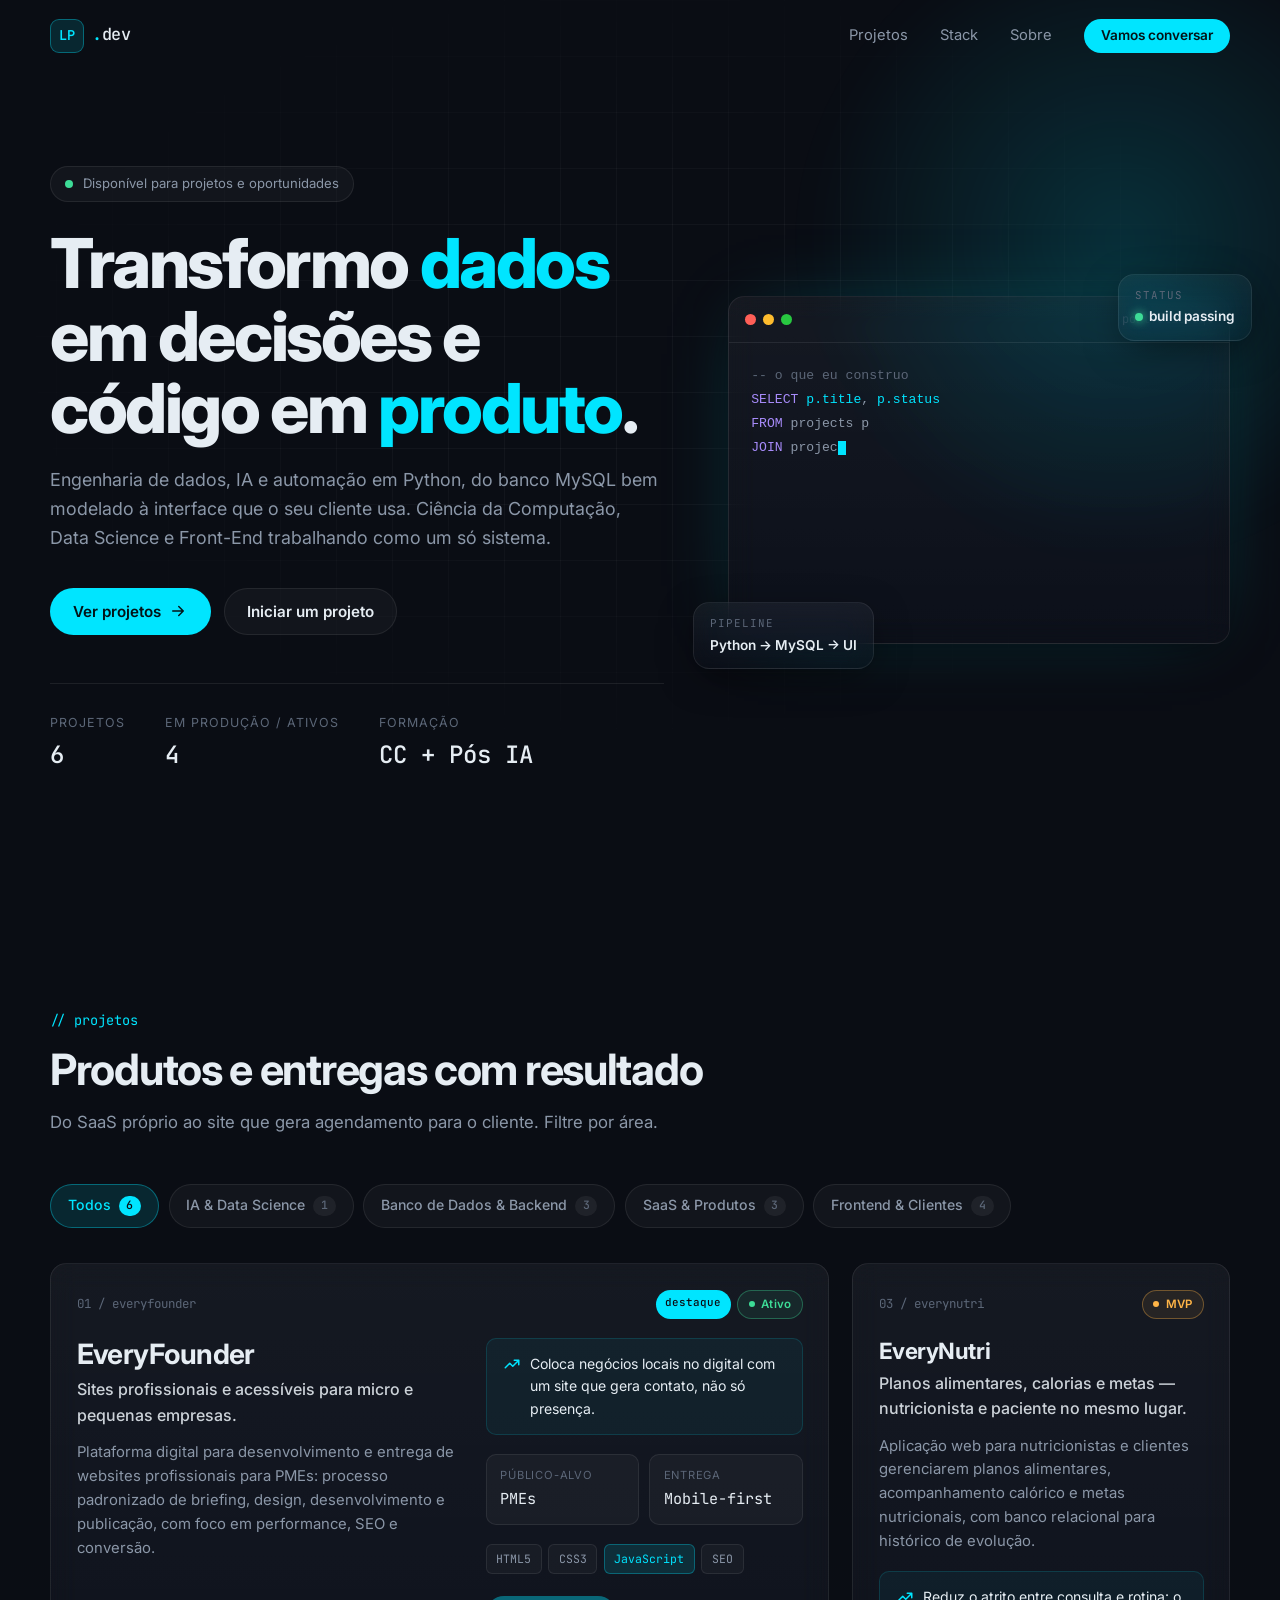
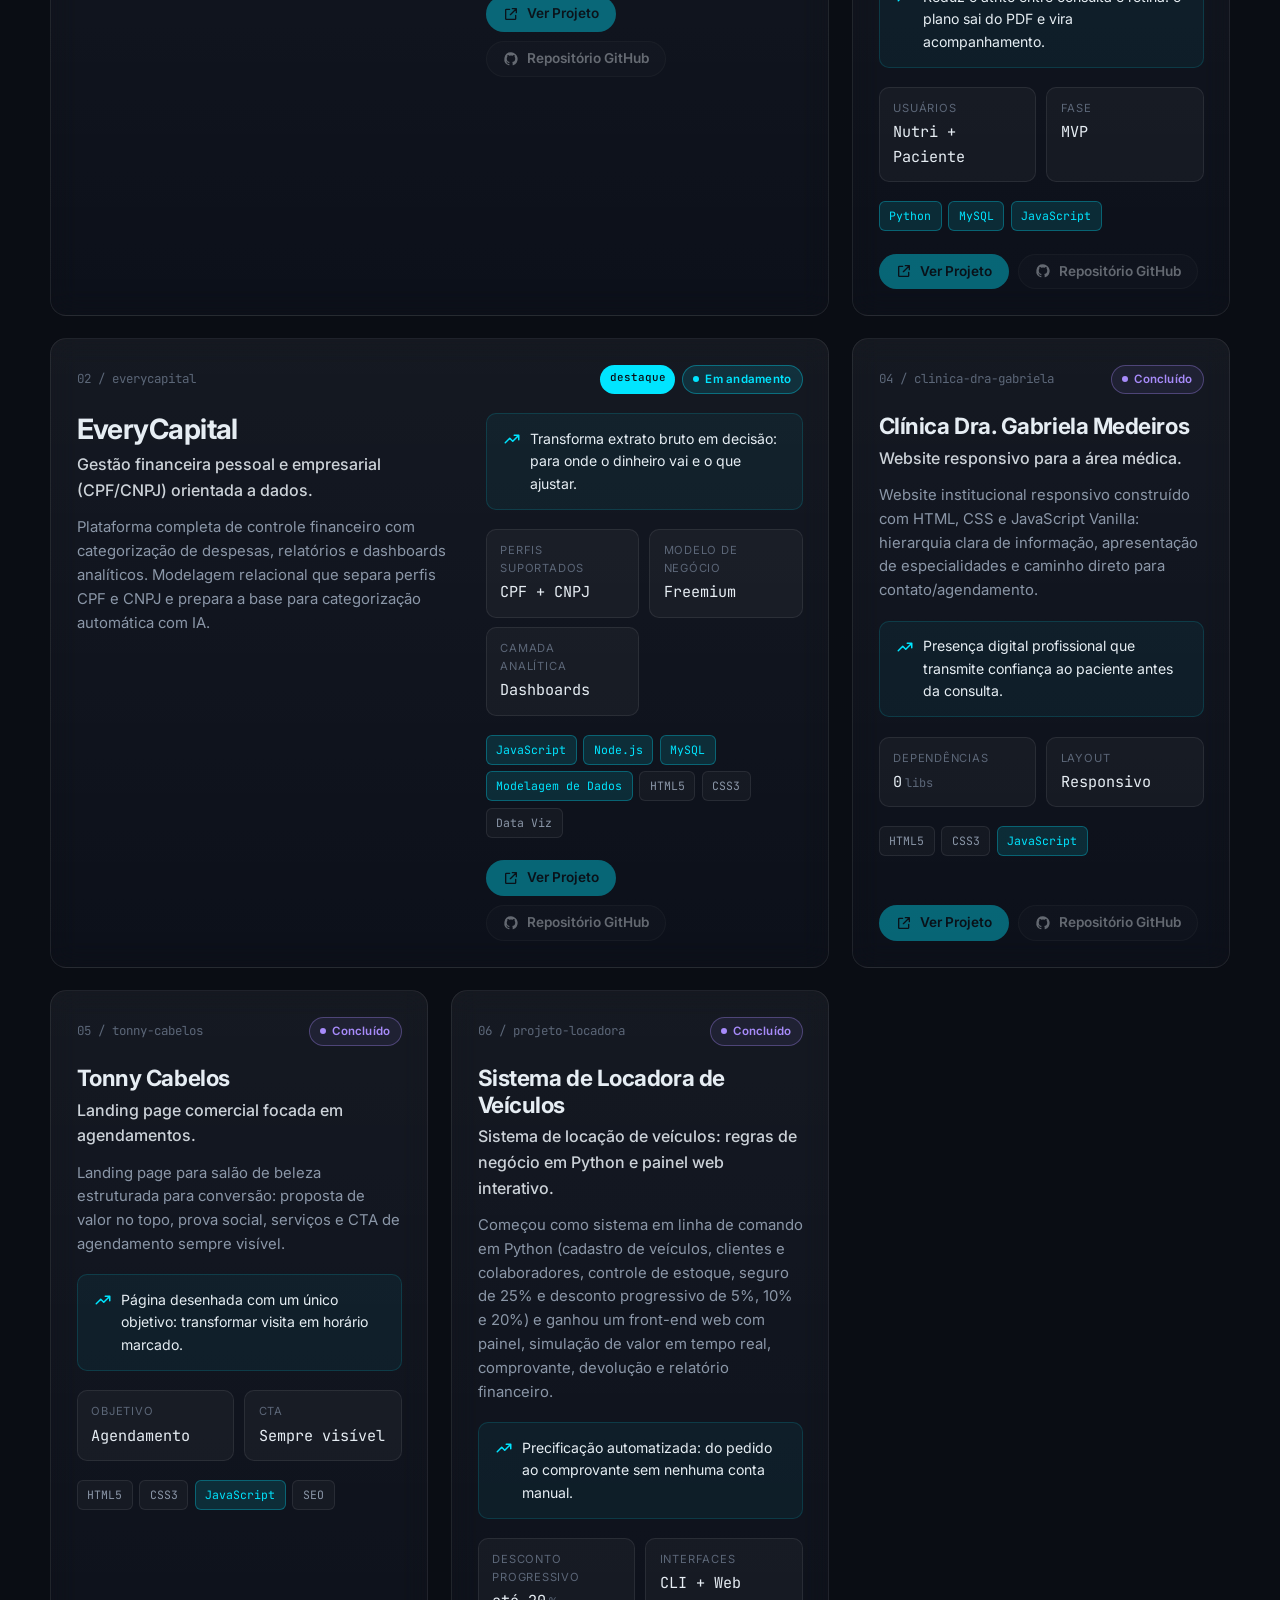
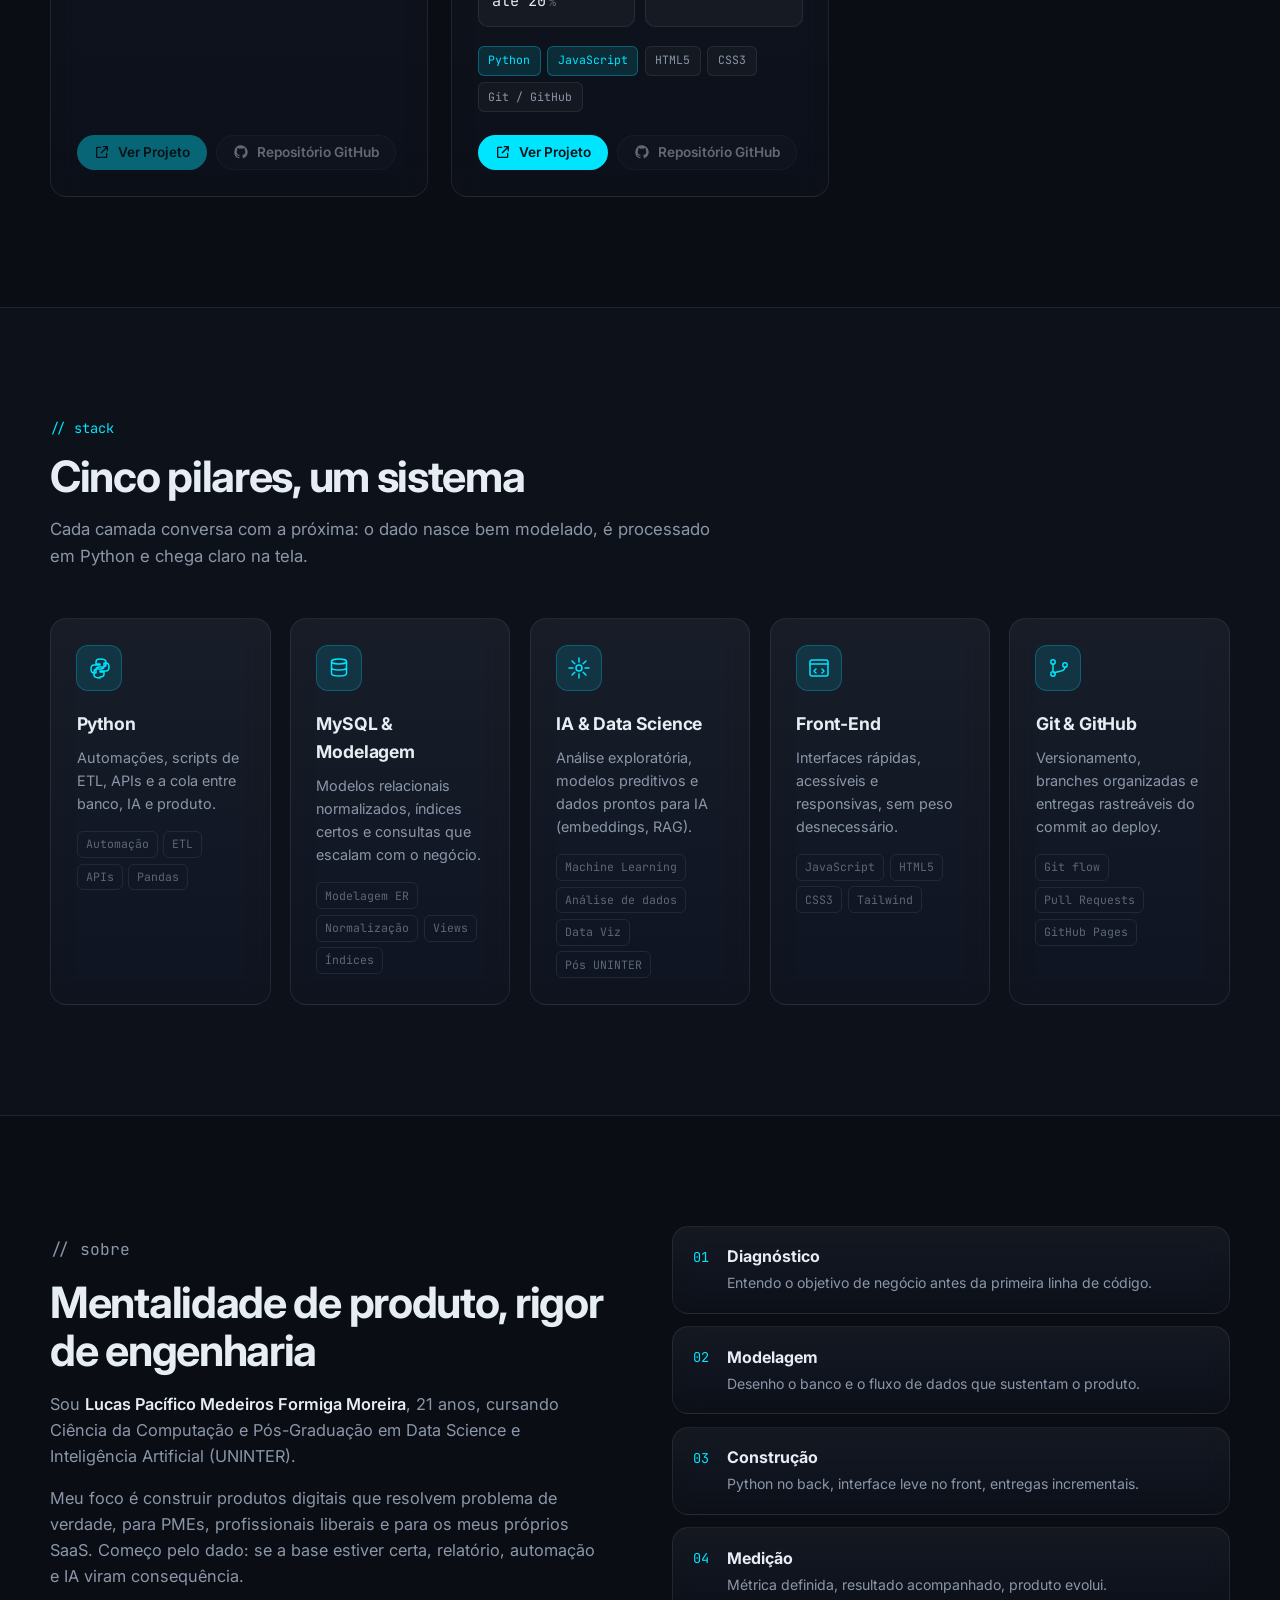
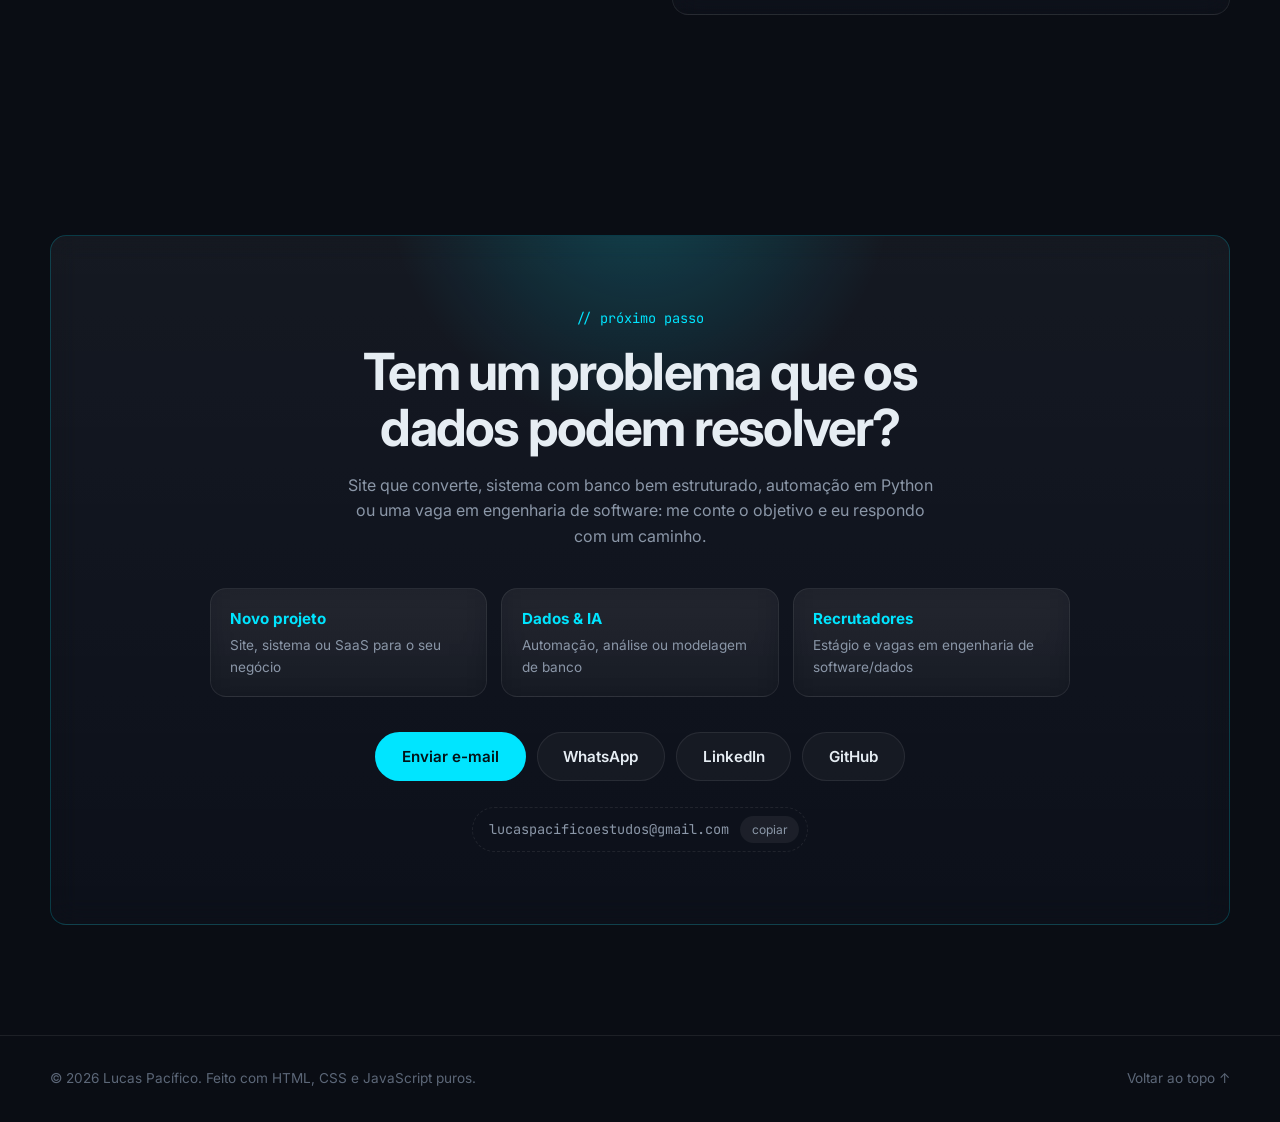
<file: index.html>
<!DOCTYPE html>
<html lang="pt-BR" class="no-js">
<head>
  <meta charset="UTF-8" />
  <meta name="viewport" content="width=device-width, initial-scale=1.0" />
  <title>Lucas Pacífico — Dados, IA e Software</title>
  <meta name="description" content="Lucas Pacífico — desenvolvedor focado em Banco de Dados (MySQL), Python, Inteligência Artificial e Front-End. Transformo dados em produtos digitais." />
  <meta name="theme-color" content="#0A0D14" />
  <link rel="icon" type="image/svg+xml" href="assets/favicon.svg" />
  <meta property="og:title" content="Lucas Pacífico — Dados, IA e Software" />
  <meta property="og:description" content="Engenharia de dados, IA e automação em Python — do banco de dados à interface." />
  <meta property="og:type" content="website" />

  <link rel="preconnect" href="https://fonts.googleapis.com" />
  <link rel="preconnect" href="https://fonts.gstatic.com" crossorigin />
  <link href="https://fonts.googleapis.com/css2?family=Inter:wght@400;500;600;700;800&family=JetBrains+Mono:wght@400;500&display=swap" rel="stylesheet" />
  <link rel="stylesheet" href="css/style.css" />
</head>
<body>
  <a class="skip-link" href="#main">Pular para o conteúdo</a>

  <!-- ============ NAV ============ -->
  <header class="nav" id="nav">
    <div class="container nav__inner">
      <a href="#top" class="nav__logo" aria-label="Início">
        <span class="nav__logo-mark">LP</span><span class="nav__logo-dot">.</span>dev
      </a>
      <nav aria-label="Principal">
        <ul class="nav__links" id="nav-links">
          <li><a href="#projetos">Projetos</a></li>
          <li><a href="#stack">Stack</a></li>
          <li><a href="#sobre">Sobre</a></li>
          <li><a href="#contato" class="btn btn--sm btn--primary">Vamos conversar</a></li>
        </ul>
      </nav>
      <button class="nav__toggle" id="nav-toggle" aria-label="Abrir menu" aria-expanded="false" aria-controls="nav-links">
        <span></span><span></span>
      </button>
    </div>
  </header>

  <main id="main">
    <!-- ============ HERO ============ -->
    <section class="hero" id="top">
      <div class="hero__grid-bg" aria-hidden="true"></div>
      <div class="hero__glow" aria-hidden="true"></div>

      <div class="container hero__inner">
        <div class="hero__content">
          <p class="eyebrow reveal">
            <span class="pulse" aria-hidden="true"></span>
            Disponível para projetos e oportunidades
          </p>

          <h1 class="hero__title reveal">
            Transformo <span class="text-accent">dados</span> em decisões
            e código em <span class="text-accent">produto</span>.
          </h1>

          <p class="hero__lead reveal">
            Engenharia de dados, IA e automação em Python, do banco MySQL bem
            modelado à interface que o seu cliente usa. Ciência da Computação,
            Data Science e Front-End trabalhando como um só sistema.
          </p>

          <div class="hero__ctas reveal">
            <a href="#projetos" class="btn btn--primary">
              Ver projetos
              <svg viewBox="0 0 24 24" width="18" height="18" aria-hidden="true"><path d="M5 12h14M13 6l6 6-6 6" fill="none" stroke="currentColor" stroke-width="2" stroke-linecap="round" stroke-linejoin="round"/></svg>
            </a>
            <a href="#contato" class="btn btn--ghost">Iniciar um projeto</a>
          </div>

          <dl class="hero__stats reveal">
            <div><dt>Projetos</dt><dd data-count-projects>5</dd></div>
            <div><dt>Em produção / ativos</dt><dd data-count-live>3</dd></div>
            <div><dt>Formação</dt><dd>CC + Pós IA</dd></div>
          </dl>
        </div>

        <!-- Terminal / "dashboard" visual -->
        <div class="hero__visual reveal" aria-hidden="true">
          <div class="terminal glass">
            <div class="terminal__bar">
              <span></span><span></span><span></span>
              <p>portfolio.sql</p>
            </div>
            <pre class="terminal__body"><code id="terminal-code"></code><span class="caret"></span></pre>
          </div>
          <div class="float-card glass float-card--a">
            <span class="float-card__label">pipeline</span>
            <span class="float-card__value">Python → MySQL → UI</span>
          </div>
          <div class="float-card glass float-card--b">
            <span class="float-card__label">status</span>
            <span class="float-card__value"><i class="dot dot--ok"></i> build passing</span>
          </div>
        </div>
      </div>
    </section>

    <!-- ============ PROJETOS ============ -->
    <section class="section" id="projetos" aria-labelledby="projetos-title">
      <div class="container">
        <header class="section__head reveal">
          <p class="kicker">// projetos</p>
          <h2 id="projetos-title" class="section__title">Produtos e entregas com resultado</h2>
          <p class="section__lead">Do SaaS próprio ao site que gera agendamento para o cliente. Filtre por área.</p>
        </header>

        <div class="filters reveal" role="toolbar" aria-label="Filtrar projetos por categoria" id="filters">
          <button class="chip is-active" data-filter="all" aria-pressed="true">Todos <span class="chip__count"></span></button>
          <button class="chip" data-filter="ai_data" aria-pressed="false">IA &amp; Data Science <span class="chip__count"></span></button>
          <button class="chip" data-filter="database" aria-pressed="false">Banco de Dados &amp; Backend <span class="chip__count"></span></button>
          <button class="chip" data-filter="saas" aria-pressed="false">SaaS &amp; Produtos <span class="chip__count"></span></button>
          <button class="chip" data-filter="frontend" aria-pressed="false">Frontend &amp; Clientes <span class="chip__count"></span></button>
        </div>

        <p class="sr-only" aria-live="polite" id="filter-status"></p>

        <div class="projects" id="projects-grid">
          <!-- cards renderizados por js/app.js a partir de data/projects.json -->
          <div class="skeleton glass"></div><div class="skeleton glass"></div><div class="skeleton glass"></div>
        </div>
      </div>
    </section>

    <!-- ============ STACK ============ -->
    <section class="section section--alt" id="stack" aria-labelledby="stack-title">
      <div class="container">
        <header class="section__head reveal">
          <p class="kicker">// stack</p>
          <h2 id="stack-title" class="section__title">Cinco pilares, um sistema</h2>
          <p class="section__lead">Cada camada conversa com a próxima: o dado nasce bem modelado, é processado em Python e chega claro na tela.</p>
        </header>

        <div class="pillars">
          <article class="pillar glass reveal">
            <div class="pillar__icon">
              <svg viewBox="0 0 24 24" aria-hidden="true"><path d="M12 3c-3 0-4 1.3-4 3v2h4v1H6c-2 0-3 1.5-3 4s1 4 3 4h2v-3c0-1.7 1.3-3 3-3h4c1.7 0 3-1.3 3-3V6c0-1.7-1.5-3-6-3Z M12 21c3 0 4-1.3 4-3v-2h-4v-1h6c2 0 3-1.5 3-4s-1-4-3-4h-2v3c0 1.7-1.3 3-3 3H9c-1.7 0-3 1.3-3 3v3c0 1.7 1.5 3 6 3Z" fill="none" stroke="currentColor" stroke-width="1.5" stroke-linejoin="round"/></svg>
            </div>
            <h3>Python</h3>
            <p>Automações, scripts de ETL, APIs e a cola entre banco, IA e produto.</p>
            <ul class="tags"><li>Automação</li><li>ETL</li><li>APIs</li><li>Pandas</li></ul>
          </article>

          <article class="pillar glass reveal">
            <div class="pillar__icon">
              <svg viewBox="0 0 24 24" aria-hidden="true"><ellipse cx="12" cy="5.5" rx="7.5" ry="2.5" fill="none" stroke="currentColor" stroke-width="1.5"/><path d="M4.5 5.5v6c0 1.4 3.4 2.5 7.5 2.5s7.5-1.1 7.5-2.5v-6M4.5 11.5v6c0 1.4 3.4 2.5 7.5 2.5s7.5-1.1 7.5-2.5v-6" fill="none" stroke="currentColor" stroke-width="1.5"/></svg>
            </div>
            <h3>MySQL &amp; Modelagem</h3>
            <p>Modelos relacionais normalizados, índices certos e consultas que escalam com o negócio.</p>
            <ul class="tags"><li>Modelagem ER</li><li>Normalização</li><li>Views</li><li>Índices</li></ul>
          </article>

          <article class="pillar glass reveal">
            <div class="pillar__icon">
              <svg viewBox="0 0 24 24" aria-hidden="true"><circle cx="12" cy="12" r="3" fill="none" stroke="currentColor" stroke-width="1.5"/><path d="M12 2v4M12 18v4M2 12h4M18 12h4M5 5l2.8 2.8M16.2 16.2 19 19M5 19l2.8-2.8M16.2 7.8 19 5" fill="none" stroke="currentColor" stroke-width="1.5" stroke-linecap="round"/></svg>
            </div>
            <h3>IA &amp; Data Science</h3>
            <p>Análise exploratória, modelos preditivos e dados prontos para IA (embeddings, RAG).</p>
            <ul class="tags"><li>Machine Learning</li><li>Análise de dados</li><li>Data Viz</li><li>Pós UNINTER</li></ul>
          </article>

          <article class="pillar glass reveal">
            <div class="pillar__icon">
              <svg viewBox="0 0 24 24" aria-hidden="true"><rect x="3" y="4" width="18" height="16" rx="2" fill="none" stroke="currentColor" stroke-width="1.5"/><path d="M3 8h18M9 13l-2 2 2 2M15 13l2 2-2 2" fill="none" stroke="currentColor" stroke-width="1.5" stroke-linecap="round" stroke-linejoin="round"/></svg>
            </div>
            <h3>Front-End</h3>
            <p>Interfaces rápidas, acessíveis e responsivas, sem peso desnecessário.</p>
            <ul class="tags"><li>JavaScript</li><li>HTML5</li><li>CSS3</li><li>Tailwind</li></ul>
          </article>

          <article class="pillar glass reveal">
            <div class="pillar__icon">
              <svg viewBox="0 0 24 24" aria-hidden="true"><circle cx="6" cy="6" r="2.2" fill="none" stroke="currentColor" stroke-width="1.5"/><circle cx="6" cy="18" r="2.2" fill="none" stroke="currentColor" stroke-width="1.5"/><circle cx="18" cy="9" r="2.2" fill="none" stroke="currentColor" stroke-width="1.5"/><path d="M6 8.2v7.6M18 11.2c0 3-3 3.8-6 4.3-2.4.4-4.2 1-5 1.6" fill="none" stroke="currentColor" stroke-width="1.5" stroke-linecap="round"/></svg>
            </div>
            <h3>Git &amp; GitHub</h3>
            <p>Versionamento, branches organizadas e entregas rastreáveis do commit ao deploy.</p>
            <ul class="tags"><li>Git flow</li><li>Pull Requests</li><li>GitHub Pages</li></ul>
          </article>
        </div>
      </div>
    </section>

    <!-- ============ SOBRE ============ -->
    <section class="section" id="sobre" aria-labelledby="sobre-title">
      <div class="container about">
        <div class="about__text reveal">
          <p class="kicker">// sobre</p>
          <h2 id="sobre-title" class="section__title">Mentalidade de produto, rigor de engenharia</h2>
          <p>
            Sou <strong>Lucas Pacífico Medeiros Formiga Moreira</strong>, 21 anos, cursando
            Ciência da Computação e Pós-Graduação em Data Science e Inteligência Artificial (UNINTER).
          </p>
          <p>
            Meu foco é construir produtos digitais que resolvem problema de verdade, para PMEs,
            profissionais liberais e para os meus próprios SaaS. Começo pelo dado: se a base
            estiver certa, relatório, automação e IA viram consequência.
          </p>
        </div>
        <ol class="process reveal">
          <li class="glass"><span>01</span><div><h3>Diagnóstico</h3><p>Entendo o objetivo de negócio antes da primeira linha de código.</p></div></li>
          <li class="glass"><span>02</span><div><h3>Modelagem</h3><p>Desenho o banco e o fluxo de dados que sustentam o produto.</p></div></li>
          <li class="glass"><span>03</span><div><h3>Construção</h3><p>Python no back, interface leve no front, entregas incrementais.</p></div></li>
          <li class="glass"><span>04</span><div><h3>Medição</h3><p>Métrica definida, resultado acompanhado, produto evolui.</p></div></li>
        </ol>
      </div>
    </section>

    <!-- ============ CTA / CONTATO ============ -->
    <section class="section" id="contato" aria-labelledby="contato-title">
      <div class="container">
        <div class="cta glass reveal">
          <div class="cta__glow" aria-hidden="true"></div>
          <p class="kicker">// próximo passo</p>
          <h2 id="contato-title" class="cta__title">Tem um problema que os dados podem resolver?</h2>
          <p class="cta__lead">
            Site que converte, sistema com banco bem estruturado, automação em Python ou
            uma vaga em engenharia de software: me conte o objetivo e eu respondo com um caminho.
          </p>

          <div class="cta__options">
            <a class="option glass" href="mailto:lucaspacificoestudos@gmail.com?subject=Novo%20projeto%20-%20Portf%C3%B3lio">
              <strong>Novo projeto</strong><span>Site, sistema ou SaaS para o seu negócio</span>
            </a>
            <a class="option glass" href="mailto:lucaspacificoestudos@gmail.com?subject=Solu%C3%A7%C3%A3o%20com%20dados%20%2F%20IA">
              <strong>Dados &amp; IA</strong><span>Automação, análise ou modelagem de banco</span>
            </a>
            <a class="option glass" href="mailto:lucaspacificoestudos@gmail.com?subject=Oportunidade%20profissional">
              <strong>Recrutadores</strong><span>Estágio e vagas em engenharia de software/dados</span>
            </a>
          </div>

          <div class="cta__actions">
            <a href="mailto:lucaspacificoestudos@gmail.com" class="btn btn--primary btn--lg">Enviar e-mail</a>
            <a href="https://wa.me/5583986306603?text=Ol%C3%A1%2C%20Lucas!%20Vi%20seu%20portf%C3%B3lio%20e%20gostaria%20de%20conversar." class="btn btn--ghost btn--lg" target="_blank" rel="noopener">WhatsApp</a>
            <a href="https://www.linkedin.com/in/lucas-pacifico/" class="btn btn--ghost btn--lg" target="_blank" rel="noopener">LinkedIn</a>
            <a href="https://github.com/LucasPacifico0" class="btn btn--ghost btn--lg" target="_blank" rel="noopener">GitHub</a>
          </div>
          <button class="copy-email" id="copy-email" data-email="lucaspacificoestudos@gmail.com">
            <code>lucaspacificoestudos@gmail.com</code><span>copiar</span>
          </button>
        </div>
      </div>
    </section>
  </main>

  <footer class="footer">
    <div class="container footer__inner">
      <p>© <span id="year"></span> Lucas Pacífico. Feito com HTML, CSS e JavaScript puros.</p>
      <a href="#top">Voltar ao topo ↑</a>
    </div>
  </footer>

  <script src="js/app.js" defer></script>
</body>
</html>
</file>
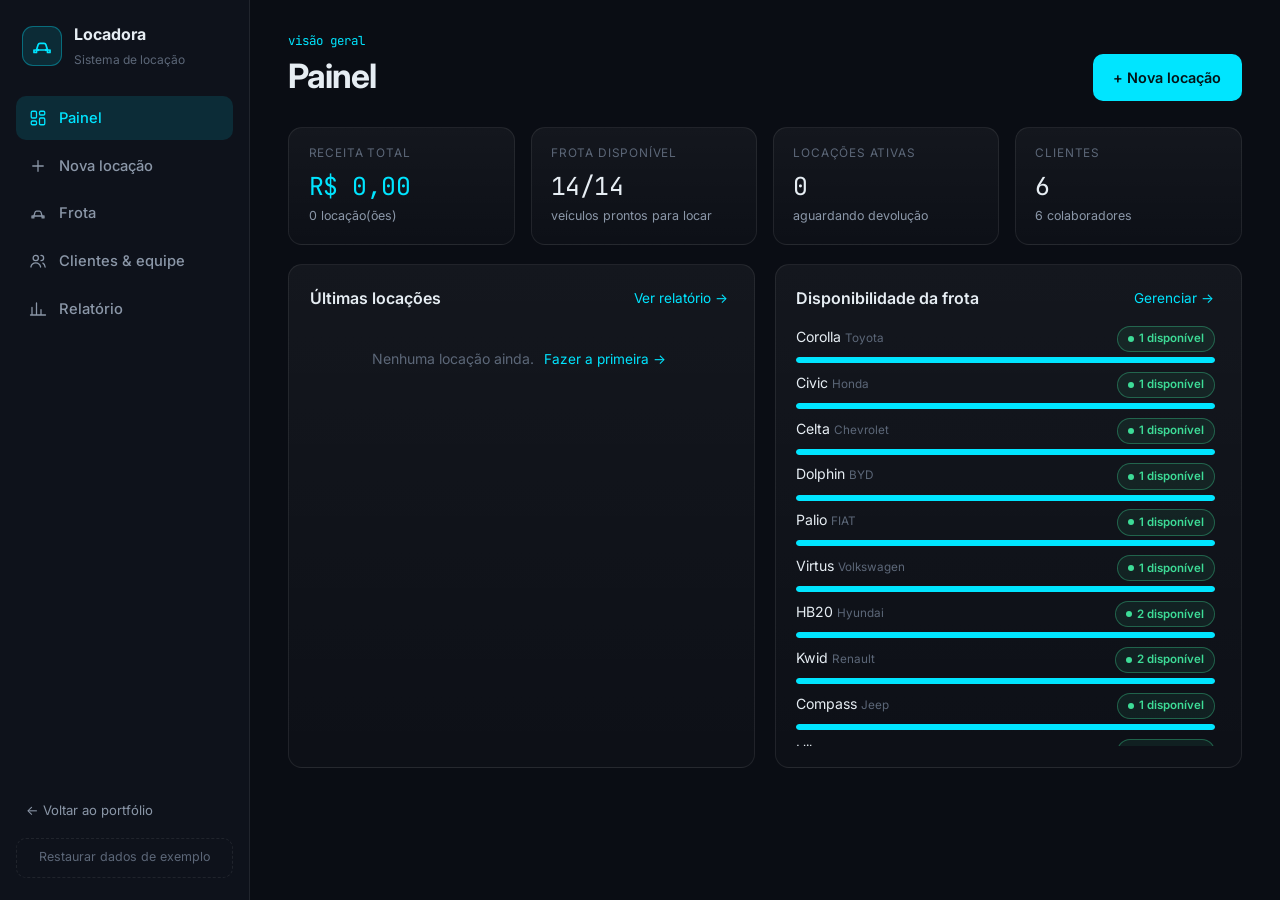
<file: locadora/index.html>
<!DOCTYPE html>
<html lang="pt-BR">
<head>
  <meta charset="UTF-8" />
  <meta name="viewport" content="width=device-width, initial-scale=1.0" />
  <title>Locadora de Veículos — Painel</title>
  <meta name="theme-color" content="#0A0D14" />
  <link rel="icon" type="image/svg+xml" href="../assets/favicon.svg" />
  <link rel="preconnect" href="https://fonts.googleapis.com" />
  <link rel="preconnect" href="https://fonts.gstatic.com" crossorigin />
  <link href="https://fonts.googleapis.com/css2?family=Inter:wght@400;500;600;700&family=JetBrains+Mono:wght@400;500&display=swap" rel="stylesheet" />
  <link rel="stylesheet" href="style.css" />
</head>
<body>
  <div class="app">
    <!-- ============ SIDEBAR ============ -->
    <aside class="sidebar" aria-label="Navegação">
      <div class="brand">
        <span class="brand__mark" aria-hidden="true">
          <svg viewBox="0 0 24 24"><path d="M5 16h14M6.5 16l1.6-5.2A2 2 0 0 1 10 9.4h4a2 2 0 0 1 1.9 1.4L17.5 16M4 16v2.5h2.5V16M17.5 16v2.5H20V16" fill="none" stroke="currentColor" stroke-width="1.7" stroke-linecap="round" stroke-linejoin="round"/><circle cx="8" cy="16" r="1.2" fill="currentColor"/><circle cx="16" cy="16" r="1.2" fill="currentColor"/></svg>
        </span>
        <div><strong>Locadora</strong><small>Sistema de locação</small></div>
      </div>

      <nav>
        <ul class="menu" role="tablist">
          <li><button class="menu__item is-active" data-view="painel" role="tab" aria-selected="true">
            <svg viewBox="0 0 24 24"><rect x="3" y="3" width="7" height="9" rx="1.5"/><rect x="14" y="3" width="7" height="5" rx="1.5"/><rect x="14" y="12" width="7" height="9" rx="1.5"/><rect x="3" y="16" width="7" height="5" rx="1.5"/></svg>Painel</button></li>
          <li><button class="menu__item" data-view="locacao" role="tab" aria-selected="false">
            <svg viewBox="0 0 24 24"><path d="M12 5v14M5 12h14"/></svg>Nova locação</button></li>
          <li><button class="menu__item" data-view="frota" role="tab" aria-selected="false">
            <svg viewBox="0 0 24 24"><path d="M5 16h14M6.5 16l1.6-5.2A2 2 0 0 1 10 9.4h4a2 2 0 0 1 1.9 1.4L17.5 16M4 16v2.5h2.5V16M17.5 16v2.5H20V16"/></svg>Frota</button></li>
          <li><button class="menu__item" data-view="pessoas" role="tab" aria-selected="false">
            <svg viewBox="0 0 24 24"><circle cx="9" cy="8" r="3.5"/><path d="M2.5 20c.8-3.5 3.4-5.5 6.5-5.5s5.7 2 6.5 5.5M16 4.5a3.5 3.5 0 0 1 0 7M18.5 14.8c1.6.8 2.6 2.6 3 5.2"/></svg>Clientes &amp; equipe</button></li>
          <li><button class="menu__item" data-view="relatorio" role="tab" aria-selected="false">
            <svg viewBox="0 0 24 24"><path d="M4 20V10M10 20V4M16 20v-7M22 20H2"/></svg>Relatório</button></li>
        </ul>
      </nav>

      <div class="side-foot">
        <a class="back" href="../#projetos">← Voltar ao portfólio</a>
        <button class="reset" id="reset-btn" type="button">Restaurar dados de exemplo</button>
      </div>
    </aside>

    <!-- ============ MAIN ============ -->
    <main class="main" id="main">
      <!-- PAINEL -->
      <section class="view is-active" id="view-painel" aria-labelledby="t-painel">
        <header class="view__head">
          <div><p class="kicker">visão geral</p><h1 id="t-painel">Painel</h1></div>
          <button class="btn btn--primary" data-goto="locacao">+ Nova locação</button>
        </header>

        <div class="kpis" id="kpis"></div>

        <div class="grid-2">
          <article class="card">
            <header class="card__head"><h2>Últimas locações</h2><button class="link" data-goto="relatorio">Ver relatório →</button></header>
            <div id="ultimas"></div>
          </article>
          <article class="card">
            <header class="card__head"><h2>Disponibilidade da frota</h2><button class="link" data-goto="frota">Gerenciar →</button></header>
            <ul class="avail" id="avail"></ul>
          </article>
        </div>
      </section>

      <!-- NOVA LOCAÇÃO -->
      <section class="view" id="view-locacao" aria-labelledby="t-locacao" hidden>
        <header class="view__head">
          <div><p class="kicker">operação</p><h1 id="t-locacao">Nova locação</h1></div>
        </header>

        <div class="rent">
          <form class="card form" id="form-locacao" novalidate>
            <div class="field">
              <label for="f-cliente">Cliente</label>
              <select id="f-cliente" required></select>
            </div>
            <div class="field">
              <label for="f-colab">Colaborador (vendedor)</label>
              <select id="f-colab" required></select>
            </div>

            <fieldset class="field">
              <legend>Veículo</legend>
              <div class="car-picker" id="car-picker" role="radiogroup"></div>
            </fieldset>

            <div class="field">
              <label for="f-dias">Quantidade de dias</label>
              <div class="days">
                <button type="button" class="days__btn" data-step="-1" aria-label="Diminuir dias">−</button>
                <input id="f-dias" type="number" min="1" max="365" value="1" inputmode="numeric" required />
                <button type="button" class="days__btn" data-step="1" aria-label="Aumentar dias">+</button>
              </div>
              <div class="tiers" id="tiers">
                <span data-min="6">+5 dias · 5%</span>
                <span data-min="16">+15 dias · 10%</span>
                <span data-min="31">+30 dias · 20%</span>
              </div>
            </div>

            <p class="form__error" id="form-error" role="alert"></p>
            <button class="btn btn--primary btn--block" type="submit">Confirmar locação</button>
          </form>

          <aside class="card summary" aria-live="polite">
            <h2>Resumo do valor</h2>
            <div class="summary__car" id="sum-car">Selecione um veículo</div>
            <dl class="summary__rows">
              <div><dt>Diária</dt><dd id="s-diaria">—</dd></div>
              <div><dt>Aluguel (<span id="s-dias">1</span> dia(s))</dt><dd id="s-base">—</dd></div>
              <div><dt>Seguro (25%)</dt><dd id="s-seguro">—</dd></div>
              <div><dt>Desconto (<span id="s-desc-pct">0</span>%)</dt><dd id="s-desc" class="neg">—</dd></div>
            </dl>
            <div class="summary__total"><span>Total</span><strong id="s-total">R$ 0,00</strong></div>
          </aside>
        </div>
      </section>

      <!-- FROTA -->
      <section class="view" id="view-frota" aria-labelledby="t-frota" hidden>
        <header class="view__head">
          <div><p class="kicker">cadastro</p><h1 id="t-frota">Frota</h1></div>
        </header>

        <form class="card form form--inline" id="form-carro" novalidate>
          <h2>Adicionar carro</h2>
          <div class="field"><label for="c-placa">Placa</label><input id="c-placa" placeholder="ABC-1234" maxlength="8" required /></div>
          <div class="field"><label for="c-marca">Marca</label><input id="c-marca" placeholder="Toyota" required /></div>
          <div class="field"><label for="c-modelo">Modelo</label><input id="c-modelo" placeholder="Corolla" required /></div>
          <div class="field"><label for="c-valor">Diária (R$)</label><input id="c-valor" type="number" min="1" step="0.01" placeholder="150" required /></div>
          <button class="btn btn--primary" type="submit">Adicionar</button>
          <p class="form__error" id="carro-error" role="alert"></p>
        </form>

        <div class="cars" id="cars"></div>
      </section>

      <!-- PESSOAS -->
      <section class="view" id="view-pessoas" aria-labelledby="t-pessoas" hidden>
        <header class="view__head">
          <div><p class="kicker">cadastro</p><h1 id="t-pessoas">Clientes &amp; equipe</h1></div>
        </header>
        <div class="grid-2">
          <article class="card">
            <header class="card__head"><h2>Clientes</h2><span class="count" id="count-clientes"></span></header>
            <form class="add-row" data-kind="clientes" novalidate>
              <input placeholder="Nome do cliente" aria-label="Nome do cliente" required />
              <button class="btn btn--sm btn--primary" type="submit">Adicionar</button>
            </form>
            <ul class="people" id="list-clientes"></ul>
          </article>
          <article class="card">
            <header class="card__head"><h2>Colaboradores</h2><span class="count" id="count-colaboradores"></span></header>
            <form class="add-row" data-kind="colaboradores" novalidate>
              <input placeholder="Nome do colaborador" aria-label="Nome do colaborador" required />
              <button class="btn btn--sm btn--primary" type="submit">Adicionar</button>
            </form>
            <ul class="people" id="list-colaboradores"></ul>
          </article>
        </div>
      </section>

      <!-- RELATÓRIO -->
      <section class="view" id="view-relatorio" aria-labelledby="t-relatorio" hidden>
        <header class="view__head">
          <div><p class="kicker">financeiro</p><h1 id="t-relatorio">Relatório geral</h1></div>
        </header>
        <div class="kpis kpis--3" id="fin"></div>
        <article class="card">
          <header class="card__head"><h2>Locações realizadas</h2><span class="count" id="count-locacoes"></span></header>
          <div class="table-wrap">
            <table class="table" id="table-locacoes">
              <thead><tr>
                <th>Nº</th><th>Data</th><th>Cliente</th><th>Vendedor</th><th>Veículo</th>
                <th class="num">Dias</th><th class="num">Aluguel</th><th class="num">Seguro</th><th class="num">Total</th><th>Status</th><th></th>
              </tr></thead>
              <tbody></tbody>
            </table>
          </div>
        </article>
      </section>
    </main>

    <!-- Navegação inferior (mobile) -->
    <nav class="tabbar" aria-label="Navegação rápida">
      <button data-view="painel" class="is-active">Painel</button>
      <button data-view="locacao">Locar</button>
      <button data-view="frota">Frota</button>
      <button data-view="pessoas">Pessoas</button>
      <button data-view="relatorio">Relatório</button>
    </nav>
  </div>

  <!-- Comprovante -->
  <dialog class="receipt" id="receipt" aria-labelledby="r-title">
    <div class="receipt__inner">
      <header>
        <span class="receipt__ok" aria-hidden="true">✓</span>
        <h2 id="r-title">Comprovante de locação</h2>
        <p class="receipt__id" id="r-id"></p>
      </header>
      <dl class="receipt__rows" id="r-rows"></dl>
      <div class="receipt__total"><span>Total final</span><strong id="r-total"></strong></div>
      <div class="receipt__actions">
        <button class="btn btn--ghost" id="r-copy" type="button">Copiar comprovante</button>
        <button class="btn btn--primary" id="r-close" type="button">Fechar</button>
      </div>
    </div>
  </dialog>

  <div class="toast" id="toast" role="status" aria-live="polite"></div>

  <script src="app.js" defer></script>
</body>
</html>
</file>
<file: css/style.css>
/* =====================================================================
   DESIGN SYSTEM — Dark / Cyan / Glass
   Altere as variáveis abaixo para mudar o tema inteiro.
   ===================================================================== */
:root {
  --bg:          #0A0D14;
  --bg-alt:      #0D111A;
  --surface:     rgba(255, 255, 255, 0.035);
  --surface-2:   rgba(255, 255, 255, 0.06);
  --border:      rgba(255, 255, 255, 0.08);
  --border-2:    rgba(0, 229, 255, 0.35);

  --text:        #E6EDF3;
  --text-muted:  #8B97A8;
  --text-dim:    #5C6778;

  --accent:      #00E5FF;
  --accent-soft: rgba(0, 229, 255, 0.12);
  --accent-glow: rgba(0, 229, 255, 0.35);
  --ok:          #3DDC97;
  --warn:        #FFB547;
  --violet:      #A78BFA;

  --radius:      16px;
  --radius-sm:   10px;
  --shadow:      0 10px 40px -10px rgba(0, 0, 0, 0.6);

  --font:        "Inter", system-ui, -apple-system, "Segoe UI", Roboto, sans-serif;
  --mono:        "JetBrains Mono", ui-monospace, SFMono-Regular, Menlo, monospace;

  --ease:        cubic-bezier(0.22, 1, 0.36, 1);
  --container:   1180px;
}

/* ---------- Reset ---------- */
*, *::before, *::after { box-sizing: border-box; }
* { margin: 0; }
html { scroll-behavior: smooth; -webkit-text-size-adjust: 100%; }
body {
  font-family: var(--font);
  background: var(--bg);
  color: var(--text);
  line-height: 1.6;
  -webkit-font-smoothing: antialiased;
  overflow-x: hidden;
}
img, svg { display: block; max-width: 100%; }
a { color: inherit; text-decoration: none; }
button { font: inherit; color: inherit; background: none; border: 0; cursor: pointer; }
ul, ol { padding: 0; list-style: none; }
::selection { background: var(--accent); color: var(--bg); }

:focus-visible {
  outline: 2px solid var(--accent);
  outline-offset: 3px;
  border-radius: 6px;
}

.sr-only {
  position: absolute; width: 1px; height: 1px; padding: 0; margin: -1px;
  overflow: hidden; clip: rect(0 0 0 0); white-space: nowrap; border: 0;
}
.skip-link {
  position: absolute; left: 1rem; top: -3rem; z-index: 100;
  background: var(--accent); color: var(--bg); padding: .6rem 1rem; border-radius: 8px; font-weight: 600;
}
.skip-link:focus { top: 1rem; }

.container { width: min(100% - 2.5rem, var(--container)); margin-inline: auto; }
.text-accent { color: var(--accent); }

/* ---------- Glass ---------- */
.glass {
  background: linear-gradient(180deg, rgba(255,255,255,.05), rgba(255,255,255,.015));
  border: 1px solid var(--border);
  backdrop-filter: blur(14px) saturate(140%);
  -webkit-backdrop-filter: blur(14px) saturate(140%);
  border-radius: var(--radius);
}

/* ---------- Buttons ---------- */
.btn {
  display: inline-flex; align-items: center; justify-content: center; gap: .5rem;
  padding: .85rem 1.4rem; border-radius: 999px;
  font-weight: 600; font-size: .95rem; line-height: 1;
  border: 1px solid transparent;
  transition: transform .25s var(--ease), box-shadow .25s var(--ease), background .25s, border-color .25s, color .25s;
  white-space: nowrap;
}
.btn svg { transition: transform .25s var(--ease); }
.btn:hover svg { transform: translateX(3px); }
.btn--primary { background: var(--accent); color: #031317; box-shadow: 0 0 0 0 var(--accent-glow); }
.btn--primary:hover { transform: translateY(-2px); box-shadow: 0 8px 30px -6px var(--accent-glow); }
.btn--ghost { border-color: var(--border); background: var(--surface); }
.btn--ghost:hover { border-color: var(--border-2); color: var(--accent); transform: translateY(-2px); }
.btn--sm { padding: .55rem 1rem; font-size: .85rem; }
.btn--lg { padding: 1rem 1.6rem; }
.btn[aria-disabled="true"] { opacity: .4; pointer-events: none; }

/* ---------- NAV ---------- */
.nav {
  position: fixed; inset: 0 0 auto 0; z-index: 50;
  transition: background .3s, border-color .3s, backdrop-filter .3s;
  border-bottom: 1px solid transparent;
}
.nav.is-scrolled {
  background: rgba(10, 13, 20, .72);
  backdrop-filter: blur(14px);
  -webkit-backdrop-filter: blur(14px);
  border-color: var(--border);
}
.nav__inner { display: flex; align-items: center; justify-content: space-between; height: 72px; }
.nav__logo { font-family: var(--mono); font-weight: 500; font-size: 1.05rem; letter-spacing: -.02em; }
.nav__logo-mark {
  display: inline-grid; place-items: center; width: 34px; height: 34px; margin-right: .5rem;
  border-radius: 9px; border: 1px solid var(--border-2); color: var(--accent);
  background: var(--accent-soft); font-weight: 600; font-size: .85rem;
}
.nav__logo-dot { color: var(--accent); }
.nav__links { display: flex; align-items: center; gap: 2rem; font-size: .92rem; }
.nav__links a:not(.btn) { color: var(--text-muted); transition: color .2s; position: relative; }
.nav__links a:not(.btn):hover, .nav__links a.is-current:not(.btn) { color: var(--text); }
.nav__links a.is-current:not(.btn)::after {
  content: ""; position: absolute; left: 0; right: 0; bottom: -6px; height: 2px;
  background: var(--accent); border-radius: 2px;
}
.nav__toggle { display: none; width: 40px; height: 40px; position: relative; }
.nav__toggle span {
  position: absolute; left: 10px; right: 10px; height: 2px; background: var(--text);
  border-radius: 2px; transition: transform .3s var(--ease), top .3s var(--ease);
}
.nav__toggle span:first-child { top: 15px; }
.nav__toggle span:last-child  { top: 23px; }
.nav__toggle[aria-expanded="true"] span:first-child { top: 19px; transform: rotate(45deg); }
.nav__toggle[aria-expanded="true"] span:last-child  { top: 19px; transform: rotate(-45deg); }

/* ---------- HERO ---------- */
.hero { position: relative; min-height: 100vh; min-height: 100svh; display: flex; align-items: center; padding: 120px 0 80px; overflow: hidden; }
.hero__grid-bg {
  position: absolute; inset: 0;
  background-image:
    linear-gradient(rgba(255,255,255,.035) 1px, transparent 1px),
    linear-gradient(90deg, rgba(255,255,255,.035) 1px, transparent 1px);
  background-size: 56px 56px;
  mask-image: radial-gradient(ellipse 70% 60% at 50% 40%, #000 30%, transparent 75%);
  -webkit-mask-image: radial-gradient(ellipse 70% 60% at 50% 40%, #000 30%, transparent 75%);
}
.hero__glow {
  position: absolute; width: 720px; height: 720px; right: -200px; top: -120px; border-radius: 50%;
  background: radial-gradient(circle, rgba(0,229,255,.16), transparent 62%);
  filter: blur(20px); pointer-events: none;
}
.hero__inner { position: relative; display: grid; grid-template-columns: 1.1fr .9fr; gap: 4rem; align-items: center; }

.eyebrow {
  display: inline-flex; align-items: center; gap: .6rem;
  padding: .4rem .9rem; border-radius: 999px; border: 1px solid var(--border);
  background: var(--surface); color: var(--text-muted); font-size: .82rem; margin-bottom: 1.6rem;
}
.pulse { width: 8px; height: 8px; border-radius: 50%; background: var(--ok); position: relative; }
.pulse::after {
  content: ""; position: absolute; inset: -4px; border-radius: 50%; border: 2px solid var(--ok);
  animation: pulse 2s var(--ease) infinite; opacity: 0;
}
@keyframes pulse { 0% { transform: scale(.5); opacity: .8; } 100% { transform: scale(1.6); opacity: 0; } }

.hero__title {
  font-size: clamp(2.4rem, 5.6vw, 4.3rem); line-height: 1.05; letter-spacing: -.035em; font-weight: 800;
  margin-bottom: 1.4rem;
}
.hero__lead { font-size: clamp(1rem, 1.4vw, 1.15rem); color: var(--text-muted); max-width: 56ch; margin-bottom: 2.2rem; }
.hero__ctas { display: flex; gap: .8rem; flex-wrap: wrap; margin-bottom: 3rem; }

.hero__stats { display: flex; gap: 2.5rem; flex-wrap: wrap; padding-top: 1.8rem; border-top: 1px solid var(--border); }
.hero__stats dt { font-size: .78rem; color: var(--text-dim); text-transform: uppercase; letter-spacing: .08em; }
.hero__stats dd { font-family: var(--mono); font-size: 1.5rem; font-weight: 500; color: var(--text); margin-top: .2rem; }

/* Terminal */
.hero__visual { position: relative; }
.terminal { overflow: hidden; box-shadow: var(--shadow), 0 0 80px -30px var(--accent-glow); }
.terminal__bar { display: flex; align-items: center; gap: .45rem; padding: .8rem 1rem; border-bottom: 1px solid var(--border); }
.terminal__bar span { width: 11px; height: 11px; border-radius: 50%; background: #2A3140; }
.terminal__bar span:nth-child(1) { background: #FF5F57; }
.terminal__bar span:nth-child(2) { background: #FEBC2E; }
.terminal__bar span:nth-child(3) { background: #28C840; }
.terminal__bar p { margin-left: auto; font-family: var(--mono); font-size: .75rem; color: var(--text-dim); }
.terminal__body {
  font-family: var(--mono); font-size: .82rem; line-height: 1.75; padding: 1.3rem 1.4rem 1.6rem;
  min-height: 300px; white-space: pre-wrap; color: var(--text-muted);
}
.terminal__body .k { color: var(--violet); }
.terminal__body .f { color: var(--accent); }
.terminal__body .s { color: var(--ok); }
.terminal__body .c { color: var(--text-dim); }
.terminal__body .n { color: var(--warn); }
.caret { display: inline-block; width: 8px; height: 1.05em; background: var(--accent); vertical-align: text-bottom; animation: blink 1s steps(1) infinite; }
@keyframes blink { 50% { opacity: 0; } }

.float-card {
  position: absolute; padding: .75rem 1rem; display: flex; flex-direction: column; gap: .15rem;
  box-shadow: var(--shadow); animation: float 6s ease-in-out infinite;
}
.float-card__label { font-family: var(--mono); font-size: .68rem; color: var(--text-dim); text-transform: uppercase; letter-spacing: .1em; }
.float-card__value { font-size: .85rem; font-weight: 600; display: flex; align-items: center; gap: .4rem; }
.float-card--a { left: -2.2rem; bottom: -1.6rem; }
.float-card--b { right: -1.4rem; top: -1.4rem; animation-delay: -3s; }
.dot { width: 8px; height: 8px; border-radius: 50%; display: inline-block; }
.dot--ok { background: var(--ok); box-shadow: 0 0 10px var(--ok); }
@keyframes float { 0%,100% { transform: translateY(0); } 50% { transform: translateY(-10px); } }

/* ---------- SECTIONS ---------- */
.section { padding: 110px 0; position: relative; }
.section--alt { background: var(--bg-alt); border-block: 1px solid var(--border); }
.section__head { max-width: 680px; margin-bottom: 3rem; }
.kicker { font-family: var(--mono); color: var(--accent); font-size: .85rem; margin-bottom: .8rem; }
.section__title { font-size: clamp(1.8rem, 3.6vw, 2.7rem); line-height: 1.12; letter-spacing: -.03em; font-weight: 700; margin-bottom: 1rem; }
.section__lead { color: var(--text-muted); font-size: 1.05rem; }

/* ---------- FILTERS ---------- */
.filters { display: flex; flex-wrap: wrap; gap: .6rem; margin-bottom: 2.2rem; }
.chip {
  display: inline-flex; align-items: center; gap: .5rem;
  padding: .6rem 1.05rem; border-radius: 999px; font-size: .88rem; font-weight: 500;
  border: 1px solid var(--border); background: var(--surface); color: var(--text-muted);
  transition: all .25s var(--ease);
}
.chip:hover { color: var(--text); border-color: rgba(255,255,255,.18); }
.chip.is-active { color: var(--accent); border-color: var(--border-2); background: var(--accent-soft); }
.chip__count {
  font-family: var(--mono); font-size: .72rem; min-width: 1.4rem; padding: .05rem .4rem; border-radius: 999px;
  background: rgba(255,255,255,.06); color: var(--text-dim); text-align: center;
}
.chip.is-active .chip__count { background: var(--accent); color: var(--bg); }
.chip:disabled { opacity: .35; cursor: not-allowed; }

/* ---------- PROJECT CARDS ---------- */
.projects { display: grid; grid-template-columns: repeat(auto-fill, minmax(330px, 1fr)); grid-auto-flow: row dense; gap: 1.4rem; }
.project {
  position: relative; display: flex; flex-direction: column; padding: 1.6rem; overflow: hidden;
  transition: transform .35s var(--ease), border-color .35s, opacity .35s var(--ease);
  isolation: isolate;
}
.project::before { /* spotlight que segue o mouse */
  content: ""; position: absolute; inset: 0; z-index: -1; opacity: 0; transition: opacity .3s;
  background: radial-gradient(420px circle at var(--mx, 50%) var(--my, 50%), rgba(0,229,255,.10), transparent 45%);
}
.project:hover { transform: translateY(-4px); border-color: rgba(0,229,255,.25); }
.project:hover::before { opacity: 1; }
.project.is-hidden { display: none; }
.project.is-entering { animation: cardIn .45s var(--ease) both; }
@keyframes cardIn { from { opacity: 0; transform: translateY(14px) scale(.98); } to { opacity: 1; transform: none; } }

.project--featured { grid-column: span 2; }
.project--featured .project__body { display: grid; grid-template-columns: 1.2fr 1fr; gap: 1.8rem; align-items: start; }

.project__top { display: flex; align-items: center; justify-content: space-between; gap: 1rem; margin-bottom: 1.2rem; }
.project__index { font-family: var(--mono); font-size: .78rem; color: var(--text-dim); }
.badges-row { display: flex; gap: .4rem; flex-wrap: wrap; }

.status {
  display: inline-flex; align-items: center; gap: .4rem; padding: .28rem .65rem; border-radius: 999px;
  font-size: .72rem; font-weight: 600; letter-spacing: .02em; border: 1px solid;
}
.status::before { content: ""; width: 6px; height: 6px; border-radius: 50%; background: currentColor; }
.status--active      { color: var(--ok);     border-color: rgba(61,220,151,.35); background: rgba(61,220,151,.08); }
.status--in_progress { color: var(--accent); border-color: var(--border-2);       background: var(--accent-soft); }
.status--mvp         { color: var(--warn);   border-color: rgba(255,181,71,.35);  background: rgba(255,181,71,.08); }
.status--concluded   { color: var(--violet); border-color: rgba(167,139,250,.35); background: rgba(167,139,250,.08); }
.featured-tag {
  font-family: var(--mono); font-size: .68rem; padding: .28rem .6rem; border-radius: 999px;
  color: var(--bg); background: var(--accent); font-weight: 500;
}

.project__title { font-size: 1.4rem; letter-spacing: -.02em; line-height: 1.2; margin-bottom: .35rem; }
.project--featured .project__title { font-size: 1.75rem; }
.project__tagline { color: var(--text); opacity: .88; font-weight: 500; margin-bottom: .8rem; }
.project__summary { color: var(--text-muted); font-size: .93rem; margin-bottom: 1.1rem; }

.project__impact {
  display: flex; gap: .6rem; padding: .85rem 1rem; border-radius: var(--radius-sm);
  background: rgba(0,229,255,.05); border: 1px solid rgba(0,229,255,.14); font-size: .88rem; margin-bottom: 1.2rem;
}
.project__impact svg { flex: none; color: var(--accent); margin-top: .15rem; }

.metrics { display: grid; grid-template-columns: repeat(2, 1fr); gap: .6rem; margin-bottom: 1.2rem; }
.metric { padding: .75rem .85rem; border-radius: var(--radius-sm); background: var(--surface); border: 1px solid var(--border); }
.metric dt { font-size: .7rem; color: var(--text-dim); text-transform: uppercase; letter-spacing: .07em; }
.metric dd { font-family: var(--mono); font-size: .95rem; color: var(--text); margin-top: .15rem; }
.metric dd small { color: var(--text-dim); font-size: .75rem; margin-left: .2rem; }

.stack { display: flex; flex-wrap: wrap; gap: .4rem; margin-bottom: 1.4rem; }
.stack li {
  font-family: var(--mono); font-size: .72rem; padding: .3rem .6rem; border-radius: 6px;
  border: 1px solid var(--border); background: rgba(255,255,255,.03); color: var(--text-muted);
}
.stack li.is-hl { color: var(--accent); border-color: rgba(0,229,255,.3); background: var(--accent-soft); }

.project__actions { display: flex; gap: .6rem; flex-wrap: wrap; margin-top: auto; }

.empty { grid-column: 1 / -1; text-align: center; padding: 3rem 1rem; color: var(--text-muted); }

.skeleton { height: 380px; position: relative; overflow: hidden; }
.skeleton::after {
  content: ""; position: absolute; inset: 0; transform: translateX(-100%);
  background: linear-gradient(90deg, transparent, rgba(255,255,255,.04), transparent);
  animation: shimmer 1.4s infinite;
}
@keyframes shimmer { to { transform: translateX(100%); } }

/* ---------- PILLARS ---------- */
.pillars { display: grid; grid-template-columns: repeat(auto-fit, minmax(210px, 1fr)); gap: 1.2rem; }
.pillar { padding: 1.6rem; transition: transform .35s var(--ease), border-color .35s; }
.pillar:hover { transform: translateY(-4px); border-color: rgba(0,229,255,.25); }
.pillar__icon {
  width: 46px; height: 46px; border-radius: 12px; display: grid; place-items: center; margin-bottom: 1.2rem;
  color: var(--accent); background: var(--accent-soft); border: 1px solid rgba(0,229,255,.25);
}
.pillar__icon svg { width: 24px; height: 24px; }
.pillar h3 { font-size: 1.1rem; margin-bottom: .5rem; letter-spacing: -.01em; }
.pillar p { color: var(--text-muted); font-size: .9rem; margin-bottom: 1rem; }
.tags { display: flex; flex-wrap: wrap; gap: .35rem; }
.tags li { font-size: .72rem; font-family: var(--mono); color: var(--text-dim); padding: .2rem .5rem; border: 1px solid var(--border); border-radius: 6px; }

/* ---------- ABOUT ---------- */
.about { display: grid; grid-template-columns: 1fr 1fr; gap: 4rem; align-items: center; }
.about__text p { color: var(--text-muted); margin-bottom: 1rem; font-size: 1.02rem; }
.about__text strong { color: var(--text); font-weight: 600; }
.process { display: grid; gap: .8rem; counter-reset: step; }
.process li { display: flex; gap: 1.1rem; padding: 1.1rem 1.3rem; align-items: flex-start; transition: border-color .3s, transform .3s var(--ease); }
.process li:hover { border-color: rgba(0,229,255,.25); transform: translateX(4px); }
.process span { font-family: var(--mono); color: var(--accent); font-size: .85rem; padding-top: .15rem; }
.process h3 { font-size: 1rem; margin-bottom: .15rem; }
.process p { color: var(--text-muted); font-size: .88rem; }

/* ---------- CTA ---------- */
.cta { position: relative; overflow: hidden; padding: clamp(2.2rem, 6vw, 4.5rem); text-align: center; border-color: rgba(0,229,255,.2); }
.cta__glow {
  position: absolute; width: 600px; height: 600px; left: 50%; top: -360px; transform: translateX(-50%);
  background: radial-gradient(circle, rgba(0,229,255,.22), transparent 60%); pointer-events: none;
}
.cta > *:not(.cta__glow) { position: relative; }
.cta__title { font-size: clamp(1.9rem, 4.4vw, 3.2rem); line-height: 1.1; letter-spacing: -.035em; max-width: 18ch; margin: 0 auto 1.1rem; }
.cta__lead { color: var(--text-muted); max-width: 60ch; margin: 0 auto 2.4rem; }
.cta__options { display: grid; grid-template-columns: repeat(3, 1fr); gap: .9rem; max-width: 860px; margin: 0 auto 2.2rem; text-align: left; }
.option { padding: 1.1rem 1.2rem; display: flex; flex-direction: column; gap: .25rem; transition: border-color .25s, transform .25s var(--ease); }
.option:hover { border-color: var(--border-2); transform: translateY(-3px); }
.option strong { color: var(--accent); font-size: .95rem; }
.option span { color: var(--text-muted); font-size: .85rem; }
.cta__actions { display: flex; justify-content: center; flex-wrap: wrap; gap: .7rem; margin-bottom: 1.6rem; }
.copy-email {
  display: inline-flex; align-items: center; gap: .7rem; padding: .5rem .5rem .5rem 1rem; border-radius: 999px;
  border: 1px dashed var(--border); color: var(--text-muted); font-size: .85rem; transition: border-color .2s;
}
.copy-email:hover { border-color: var(--border-2); }
.copy-email code { font-family: var(--mono); }
.copy-email span { padding: .25rem .7rem; border-radius: 999px; background: var(--surface-2); font-size: .75rem; }
.copy-email.is-copied span { background: var(--ok); color: var(--bg); }

/* ---------- FOOTER ---------- */
.footer { border-top: 1px solid var(--border); padding: 2rem 0; color: var(--text-dim); font-size: .85rem; }
.footer__inner { display: flex; justify-content: space-between; gap: 1rem; flex-wrap: wrap; }
.footer a:hover { color: var(--accent); }

/* ---------- REVEAL ON SCROLL ---------- */
.reveal { opacity: 0; transform: translateY(22px); transition: opacity .8s var(--ease), transform .8s var(--ease); }
.reveal.is-visible { opacity: 1; transform: none; }
.no-js .reveal { opacity: 1; transform: none; }

/* ---------- RESPONSIVE ---------- */
@media (max-width: 1024px) {
  .hero__inner { grid-template-columns: 1fr; gap: 3.5rem; }
  .hero__visual { max-width: 560px; }
  .project--featured { grid-column: auto; }
  .project--featured .project__body { grid-template-columns: 1fr; gap: 0; }
  .about { grid-template-columns: 1fr; gap: 2.5rem; }
}
@media (max-width: 760px) {
  .nav__toggle { display: block; }
  .nav__links {
    position: fixed; top: 72px; left: 0; right: 0; flex-direction: column; align-items: stretch; gap: 0;
    padding: 1rem 1.25rem 1.5rem; background: rgba(10,13,20,.96); backdrop-filter: blur(14px);
    border-bottom: 1px solid var(--border);
    transform: translateY(-8px); opacity: 0; visibility: hidden; transition: all .3s var(--ease);
  }
  .nav__links.is-open { transform: none; opacity: 1; visibility: visible; }
  .nav__links li a:not(.btn) { display: block; padding: .9rem 0; border-bottom: 1px solid var(--border); }
  .nav__links li:last-child { margin-top: 1rem; }
  .nav__links .btn { width: 100%; }
  .section { padding: 80px 0; }
  .projects { grid-template-columns: 1fr; }
  .cta__options { grid-template-columns: 1fr; }
  .float-card--a { left: .5rem; bottom: -1.4rem; }
  .float-card--b { right: .5rem; }
  .hero__stats { gap: 1.6rem; }
  .filters { flex-wrap: nowrap; overflow-x: auto; padding-bottom: .4rem; margin-inline: -1.25rem; padding-inline: 1.25rem; scrollbar-width: none; }
  .filters::-webkit-scrollbar { display: none; }
  .chip { flex: none; }
}

/* ---------- ACESSIBILIDADE: menos movimento ---------- */
@media (prefers-reduced-motion: reduce) {
  *, *::before, *::after { animation-duration: .01ms !important; animation-iteration-count: 1 !important; transition-duration: .01ms !important; scroll-behavior: auto !important; }
  .reveal { opacity: 1; transform: none; }
}
</file>
<file: locadora/style.css>
/* Locadora — mesmo design system do portfólio (dark + ciano) */
:root {
  --bg: #0A0D14; --bg-2: #0E121B; --panel: rgba(255,255,255,.035);
  --border: rgba(255,255,255,.08); --border-2: rgba(0,229,255,.35);
  --text: #E6EDF3; --muted: #8B97A8; --dim: #5C6778;
  --accent: #00E5FF; --accent-soft: rgba(0,229,255,.12);
  --ok: #3DDC97; --warn: #FFB547; --danger: #FF6B6B;
  --r: 14px; --font: "Inter", system-ui, sans-serif; --mono: "JetBrains Mono", ui-monospace, monospace;
  --ease: cubic-bezier(.22,1,.36,1);
}
*, *::before, *::after { box-sizing: border-box; }
* { margin: 0; }
body { font-family: var(--font); background: var(--bg); color: var(--text); line-height: 1.5; -webkit-font-smoothing: antialiased; }
button, input, select { font: inherit; color: inherit; }
button { cursor: pointer; background: none; border: 0; }
ul { list-style: none; padding: 0; }
:focus-visible { outline: 2px solid var(--accent); outline-offset: 2px; border-radius: 6px; }
svg { display: block; }

/* ---------- Layout ---------- */
.app { display: grid; grid-template-columns: 250px 1fr; min-height: 100vh; }
.sidebar {
  position: sticky; top: 0; height: 100vh; padding: 1.4rem 1rem; display: flex; flex-direction: column; gap: 1.6rem;
  border-right: 1px solid var(--border); background: var(--bg-2);
}
.brand { display: flex; align-items: center; gap: .75rem; padding: 0 .4rem; }
.brand__mark { width: 40px; height: 40px; display: grid; place-items: center; border-radius: 11px; color: var(--accent); background: var(--accent-soft); border: 1px solid var(--border-2); }
.brand__mark svg { width: 24px; height: 24px; }
.brand strong { display: block; font-size: 1rem; }
.brand small { color: var(--dim); font-size: .75rem; }

.menu { display: grid; gap: .2rem; }
.menu__item {
  width: 100%; display: flex; align-items: center; gap: .75rem; padding: .7rem .8rem; border-radius: 10px;
  color: var(--muted); font-size: .92rem; font-weight: 500; transition: background .2s, color .2s;
}
.menu__item svg { width: 18px; height: 18px; fill: none; stroke: currentColor; stroke-width: 1.7; stroke-linecap: round; stroke-linejoin: round; }
.menu__item:hover { background: var(--panel); color: var(--text); }
.menu__item.is-active { background: var(--accent-soft); color: var(--accent); }
.side-foot { margin-top: auto; display: grid; gap: .5rem; }
.back { text-decoration: none; font-size: .82rem; color: var(--muted); padding: .55rem .6rem; border-radius: 10px; }
.back:hover { color: var(--accent); background: var(--panel); }
.reset { font-size: .78rem; color: var(--dim); padding: .6rem; border: 1px dashed var(--border); border-radius: 10px; }
.reset:hover { color: var(--text); border-color: var(--border-2); }

.main { padding: 2rem clamp(1rem, 3vw, 2.5rem) 4rem; max-width: 1240px; width: 100%; }
.view { animation: in .35s var(--ease); }
.view[hidden] { display: none; }
@keyframes in { from { opacity: 0; transform: translateY(8px); } to { opacity: 1; transform: none; } }
.view__head { display: flex; justify-content: space-between; align-items: flex-end; gap: 1rem; margin-bottom: 1.6rem; flex-wrap: wrap; }
.kicker { font-family: var(--mono); font-size: .78rem; color: var(--accent); text-transform: lowercase; }
h1 { font-size: clamp(1.6rem, 3vw, 2.1rem); letter-spacing: -.03em; }
h2 { font-size: 1rem; font-weight: 600; }

/* ---------- Elementos base ---------- */
.card { background: linear-gradient(180deg, rgba(255,255,255,.045), rgba(255,255,255,.015)); border: 1px solid var(--border); border-radius: var(--r); padding: 1.3rem; }
.card__head { display: flex; justify-content: space-between; align-items: center; gap: 1rem; margin-bottom: 1rem; }
.grid-2 { display: grid; grid-template-columns: 1fr 1fr; gap: 1.2rem; margin-bottom: 1.2rem; }
.link { color: var(--accent); font-size: .85rem; }
.count { font-family: var(--mono); font-size: .75rem; color: var(--dim); padding: .15rem .55rem; border: 1px solid var(--border); border-radius: 999px; }

.btn { display: inline-flex; align-items: center; justify-content: center; gap: .4rem; padding: .72rem 1.2rem; border-radius: 10px; font-weight: 600; font-size: .9rem; border: 1px solid transparent; transition: transform .2s var(--ease), box-shadow .2s, background .2s, border-color .2s; white-space: nowrap; }
.btn--primary { background: var(--accent); color: #031317; }
.btn--primary:hover { transform: translateY(-1px); box-shadow: 0 8px 24px -8px rgba(0,229,255,.55); }
.btn--ghost { border-color: var(--border); background: var(--panel); }
.btn--ghost:hover { border-color: var(--border-2); color: var(--accent); }
.btn--sm { padding: .5rem .85rem; font-size: .82rem; }
.btn--block { width: 100%; padding: .95rem; }
.btn--danger-ghost { color: var(--muted); font-size: .8rem; padding: .35rem .6rem; border-radius: 8px; border: 1px solid var(--border); }
.btn--danger-ghost:hover { color: var(--danger); border-color: rgba(255,107,107,.4); }
.btn--return { color: var(--ok); font-size: .78rem; padding: .3rem .6rem; border-radius: 8px; border: 1px solid rgba(61,220,151,.35); }
.btn--return:hover { background: rgba(61,220,151,.1); }

/* ---------- KPIs ---------- */
.kpis { display: grid; grid-template-columns: repeat(4, 1fr); gap: 1rem; margin-bottom: 1.2rem; }
.kpis--3 { grid-template-columns: repeat(3, 1fr); }
.kpi { padding: 1.1rem 1.2rem; }
.kpi dt { font-size: .74rem; text-transform: uppercase; letter-spacing: .07em; color: var(--dim); }
.kpi dd { font-family: var(--mono); font-size: 1.55rem; margin-top: .3rem; letter-spacing: -.02em; }
.kpi small { display: block; color: var(--muted); font-size: .78rem; margin-top: .15rem; }
.kpi--accent dd { color: var(--accent); }

/* ---------- Listas ---------- */
.mini { display: grid; gap: .5rem; }
.mini li { display: flex; justify-content: space-between; align-items: center; gap: 1rem; padding: .7rem .85rem; border-radius: 10px; background: var(--panel); border: 1px solid var(--border); font-size: .88rem; }
.mini small { color: var(--dim); display: block; font-size: .76rem; }
.mini strong { font-family: var(--mono); font-weight: 500; }
.empty { color: var(--dim); font-size: .88rem; padding: 1.4rem 0; text-align: center; }

.avail { display: grid; gap: .55rem; max-height: 420px; overflow-y: auto; padding-right: .3rem; }
.avail li { display: grid; grid-template-columns: 1fr auto; gap: .3rem 1rem; font-size: .88rem; }
.bar { grid-column: 1 / -1; height: 6px; border-radius: 99px; background: rgba(255,255,255,.06); overflow: hidden; }
.bar i { display: block; height: 100%; border-radius: inherit; background: var(--accent); transition: width .5s var(--ease); }
.bar i.is-out { background: var(--danger); }

/* ---------- Badges ---------- */
.badge { display: inline-flex; align-items: center; gap: .35rem; font-size: .72rem; font-weight: 600; padding: .22rem .6rem; border-radius: 999px; border: 1px solid; white-space: nowrap; }
.badge::before { content: ""; width: 6px; height: 6px; border-radius: 50%; background: currentColor; }
.badge--ok { color: var(--ok); border-color: rgba(61,220,151,.35); background: rgba(61,220,151,.08); }
.badge--out { color: var(--danger); border-color: rgba(255,107,107,.35); background: rgba(255,107,107,.08); }
.badge--active { color: var(--warn); border-color: rgba(255,181,71,.35); background: rgba(255,181,71,.08); }
.badge--done { color: var(--muted); border-color: var(--border); background: var(--panel); }

/* ---------- Formulários ---------- */
.form { display: grid; gap: 1.1rem; }
.field { display: grid; gap: .45rem; border: 0; padding: 0; min-width: 0; }
.field label, .field legend { font-size: .82rem; color: var(--muted); font-weight: 500; padding: 0; margin-bottom: .1rem; }
input, select {
  width: 100%; padding: .72rem .85rem; border-radius: 10px; background: rgba(0,0,0,.25);
  border: 1px solid var(--border); transition: border-color .2s, box-shadow .2s;
}
select { appearance: none; background-image: linear-gradient(45deg, transparent 50%, var(--muted) 50%), linear-gradient(135deg, var(--muted) 50%, transparent 50%); background-position: calc(100% - 18px) 50%, calc(100% - 13px) 50%; background-size: 5px 5px; background-repeat: no-repeat; padding-right: 2.2rem; }
select option { background: var(--bg-2); }
input:focus, select:focus { outline: none; border-color: var(--border-2); box-shadow: 0 0 0 3px var(--accent-soft); }
input.is-invalid, select.is-invalid { border-color: rgba(255,107,107,.6); }
.form__error { color: var(--danger); font-size: .84rem; min-height: 1.2em; }
.form__error:empty { display: none; }

.form--inline { grid-template-columns: repeat(4, 1fr) auto; align-items: end; margin-bottom: 1.2rem; }
.form--inline h2 { grid-column: 1 / -1; }
.form--inline .form__error { grid-column: 1 / -1; }

.car-picker { display: grid; grid-template-columns: repeat(auto-fill, minmax(150px, 1fr)); gap: .6rem; }
.car-opt { position: relative; }
.car-opt input { position: absolute; opacity: 0; pointer-events: none; }
.car-opt label {
  display: grid; gap: .15rem; padding: .8rem .9rem; border-radius: 11px; border: 1px solid var(--border);
  background: var(--panel); cursor: pointer; transition: border-color .2s, background .2s, transform .2s var(--ease);
}
.car-opt label:hover { border-color: rgba(255,255,255,.2); transform: translateY(-1px); }
.car-opt b { font-size: .92rem; }
.car-opt small { color: var(--dim); font-size: .74rem; }
.car-opt span { font-family: var(--mono); font-size: .82rem; color: var(--accent); margin-top: .2rem; }
.car-opt input:checked + label { border-color: var(--accent); background: var(--accent-soft); box-shadow: 0 0 0 1px var(--accent) inset; }
.car-opt input:focus-visible + label { outline: 2px solid var(--accent); outline-offset: 2px; }
.car-opt input:disabled + label { opacity: .38; cursor: not-allowed; transform: none; }

.days { display: grid; grid-template-columns: 44px 1fr 44px; gap: .5rem; }
.days input { text-align: center; font-family: var(--mono); font-size: 1.05rem; }
.days__btn { border: 1px solid var(--border); border-radius: 10px; background: var(--panel); font-size: 1.2rem; }
.days__btn:hover { border-color: var(--border-2); color: var(--accent); }
.tiers { display: flex; flex-wrap: wrap; gap: .4rem; }
.tiers span { font-size: .74rem; font-family: var(--mono); color: var(--dim); padding: .2rem .55rem; border: 1px solid var(--border); border-radius: 999px; transition: all .2s; }
.tiers span.is-on { color: var(--ok); border-color: rgba(61,220,151,.4); background: rgba(61,220,151,.08); }

/* ---------- Locação: resumo ---------- */
.rent { display: grid; grid-template-columns: 1fr 340px; gap: 1.2rem; align-items: start; }
.summary { position: sticky; top: 1.5rem; display: grid; gap: 1rem; border-color: rgba(0,229,255,.2); }
.summary__car { padding: .85rem 1rem; border-radius: 10px; background: var(--panel); border: 1px solid var(--border); font-size: .9rem; color: var(--muted); }
.summary__car b { color: var(--text); display: block; }
.summary__rows { display: grid; gap: .55rem; }
.summary__rows div { display: flex; justify-content: space-between; font-size: .9rem; color: var(--muted); }
.summary__rows dd { font-family: var(--mono); color: var(--text); }
.summary__rows dd.neg { color: var(--ok); }
.summary__total { display: flex; justify-content: space-between; align-items: baseline; padding-top: 1rem; border-top: 1px dashed var(--border); }
.summary__total strong { font-family: var(--mono); font-size: 1.7rem; color: var(--accent); letter-spacing: -.02em; }

/* ---------- Frota ---------- */
.cars { display: grid; grid-template-columns: repeat(auto-fill, minmax(230px, 1fr)); gap: 1rem; }
.car { display: grid; gap: .8rem; transition: border-color .25s, transform .25s var(--ease); }
.car:hover { border-color: rgba(0,229,255,.25); transform: translateY(-2px); }
.car__top { display: flex; justify-content: space-between; align-items: center; }
.plate { font-family: var(--mono); font-size: .78rem; padding: .25rem .55rem; border-radius: 6px; background: #E6EDF3; color: #0A0D14; font-weight: 500; letter-spacing: .04em; }
.car h3 { font-size: 1.1rem; letter-spacing: -.01em; }
.car small { color: var(--dim); }
.car__foot { display: flex; justify-content: space-between; align-items: center; padding-top: .8rem; border-top: 1px solid var(--border); }
.car__price { font-family: var(--mono); color: var(--accent); }
.car__price small { color: var(--dim); font-size: .75rem; }

/* ---------- Pessoas ---------- */
.add-row { display: grid; grid-template-columns: 1fr auto; gap: .5rem; margin-bottom: 1rem; }
.people { display: grid; gap: .4rem; max-height: 460px; overflow-y: auto; }
.people li { display: flex; align-items: center; gap: .75rem; padding: .55rem .7rem; border-radius: 10px; border: 1px solid transparent; transition: background .2s; }
.people li:hover { background: var(--panel); border-color: var(--border); }
.avatar { width: 34px; height: 34px; border-radius: 50%; display: grid; place-items: center; font-size: .78rem; font-weight: 600; color: var(--accent); background: var(--accent-soft); border: 1px solid rgba(0,229,255,.25); flex: none; }
.people .id { font-family: var(--mono); font-size: .72rem; color: var(--dim); margin-left: auto; }

/* ---------- Tabela ---------- */
.table-wrap { overflow-x: auto; margin: 0 -1.3rem -1.3rem; }
.table { width: 100%; border-collapse: collapse; font-size: .86rem; min-width: 880px; }
.table th { text-align: left; font-weight: 500; font-size: .72rem; text-transform: uppercase; letter-spacing: .06em; color: var(--dim); padding: .7rem 1.3rem; border-bottom: 1px solid var(--border); }
.table td { padding: .8rem 1.3rem; border-bottom: 1px solid var(--border); }
.table tr:last-child td { border-bottom: 0; }
.table tbody tr:hover { background: rgba(255,255,255,.02); }
.num { text-align: right !important; font-family: var(--mono); }

/* ---------- Comprovante ---------- */
.receipt { margin: auto; border: 1px solid var(--border-2); border-radius: 18px; padding: 0; background: var(--bg-2); color: var(--text); width: min(440px, calc(100% - 2rem)); box-shadow: 0 30px 80px -20px rgba(0,0,0,.8), 0 0 60px -20px rgba(0,229,255,.4); }
.receipt::backdrop { background: rgba(5,7,12,.7); backdrop-filter: blur(4px); }
.receipt[open] { animation: pop .3s var(--ease); }
@keyframes pop { from { opacity: 0; transform: scale(.96) translateY(8px); } to { opacity: 1; transform: none; } }
.receipt__inner { padding: 1.8rem; display: grid; gap: 1.2rem; }
.receipt header { text-align: center; }
.receipt__ok { width: 48px; height: 48px; margin: 0 auto .8rem; display: grid; place-items: center; border-radius: 50%; background: rgba(61,220,151,.12); color: var(--ok); font-size: 1.4rem; border: 1px solid rgba(61,220,151,.4); }
.receipt__id { font-family: var(--mono); font-size: .78rem; color: var(--dim); margin-top: .2rem; }
.receipt__rows { display: grid; gap: .5rem; padding: 1rem 0; border-block: 1px dashed var(--border); }
.receipt__rows div { display: flex; justify-content: space-between; gap: 1rem; font-size: .88rem; }
.receipt__rows dt { color: var(--muted); }
.receipt__rows dd { font-family: var(--mono); text-align: right; }
.receipt__total { display: flex; justify-content: space-between; align-items: baseline; }
.receipt__total strong { font-family: var(--mono); font-size: 1.6rem; color: var(--accent); }
.receipt__actions { display: grid; grid-template-columns: 1fr 1fr; gap: .6rem; }

/* ---------- Toast ---------- */
.toast { position: fixed; bottom: 1.5rem; left: 50%; transform: translate(-50%, 20px); opacity: 0; pointer-events: none; padding: .75rem 1.1rem; border-radius: 10px; background: #141A26; border: 1px solid var(--border-2); font-size: .88rem; transition: all .3s var(--ease); z-index: 60; }
.toast.is-on { opacity: 1; transform: translate(-50%, 0); }

/* ---------- Mobile ---------- */
.tabbar { display: none; }
@media (max-width: 1080px) {
  .kpis { grid-template-columns: repeat(2, 1fr); }
  .rent { grid-template-columns: 1fr; }
  .summary { position: static; }
  .form--inline { grid-template-columns: 1fr 1fr; }
  .form--inline .btn { grid-column: 1 / -1; }
}
@media (max-width: 820px) {
  .app { grid-template-columns: 1fr; }
  .sidebar { position: static; height: auto; flex-direction: row; align-items: center; padding: 1rem; border-right: 0; border-bottom: 1px solid var(--border); }
  .sidebar nav { display: none; }
  .side-foot { margin: 0 0 0 auto; grid-auto-flow: column; align-items: center; }
  .reset { font-size: .72rem; padding: .45rem .6rem; }
  .brand small, .reset { display: none; }
  .main { padding-bottom: 6rem; }
  .grid-2, .kpis--3 { grid-template-columns: 1fr; }
  .tabbar {
    display: grid; grid-template-columns: repeat(5, 1fr); position: fixed; left: 0; right: 0; bottom: 0; z-index: 40;
    background: rgba(14,18,27,.94); backdrop-filter: blur(12px); border-top: 1px solid var(--border);
    padding: .4rem .4rem calc(.4rem + env(safe-area-inset-bottom));
  }
  .tabbar button { padding: .7rem .2rem; font-size: .74rem; color: var(--muted); border-radius: 8px; }
  .tabbar button.is-active { color: var(--accent); background: var(--accent-soft); }
  .toast { bottom: 5.5rem; }
}
@media (max-width: 520px) {
  .form--inline { grid-template-columns: 1fr; }
  .kpi dd { font-size: 1.25rem; }
}
@media (prefers-reduced-motion: reduce) { *, *::before, *::after { animation-duration: .01ms !important; transition-duration: .01ms !important; } }
</file>
